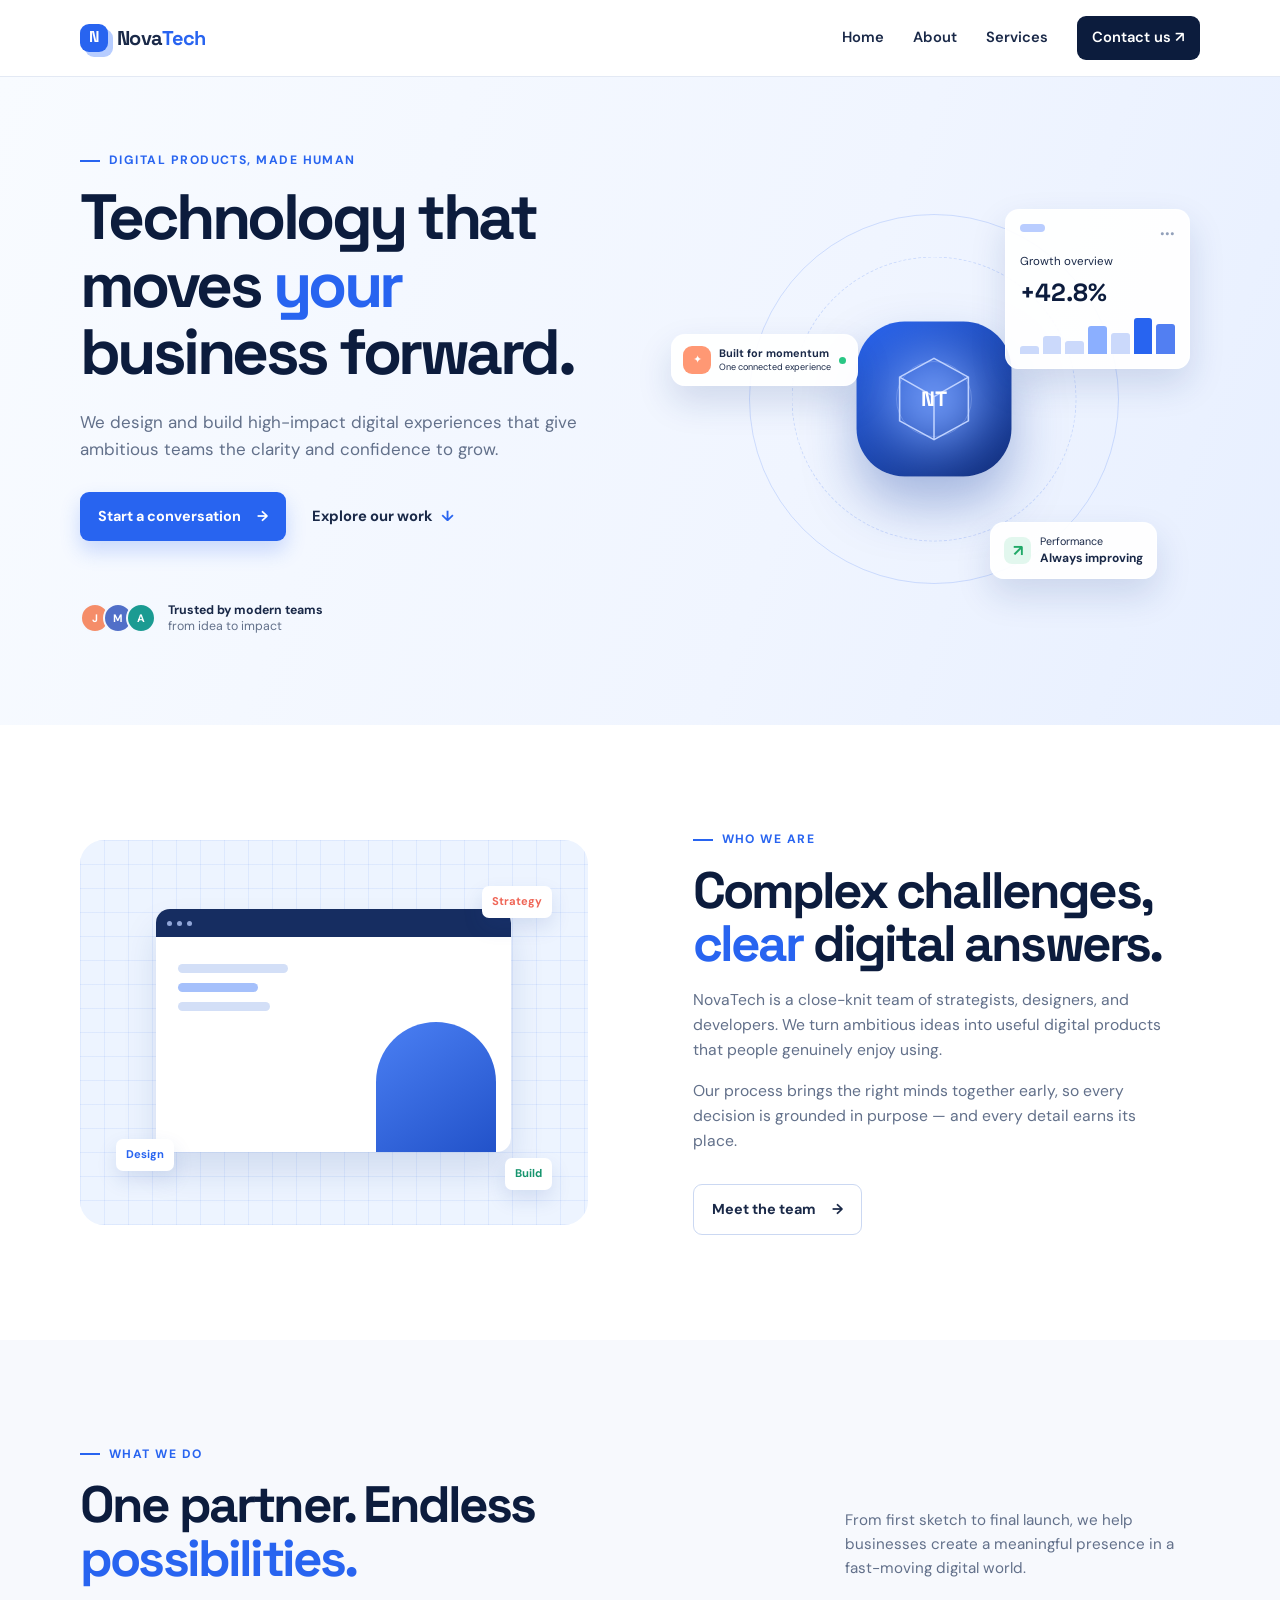
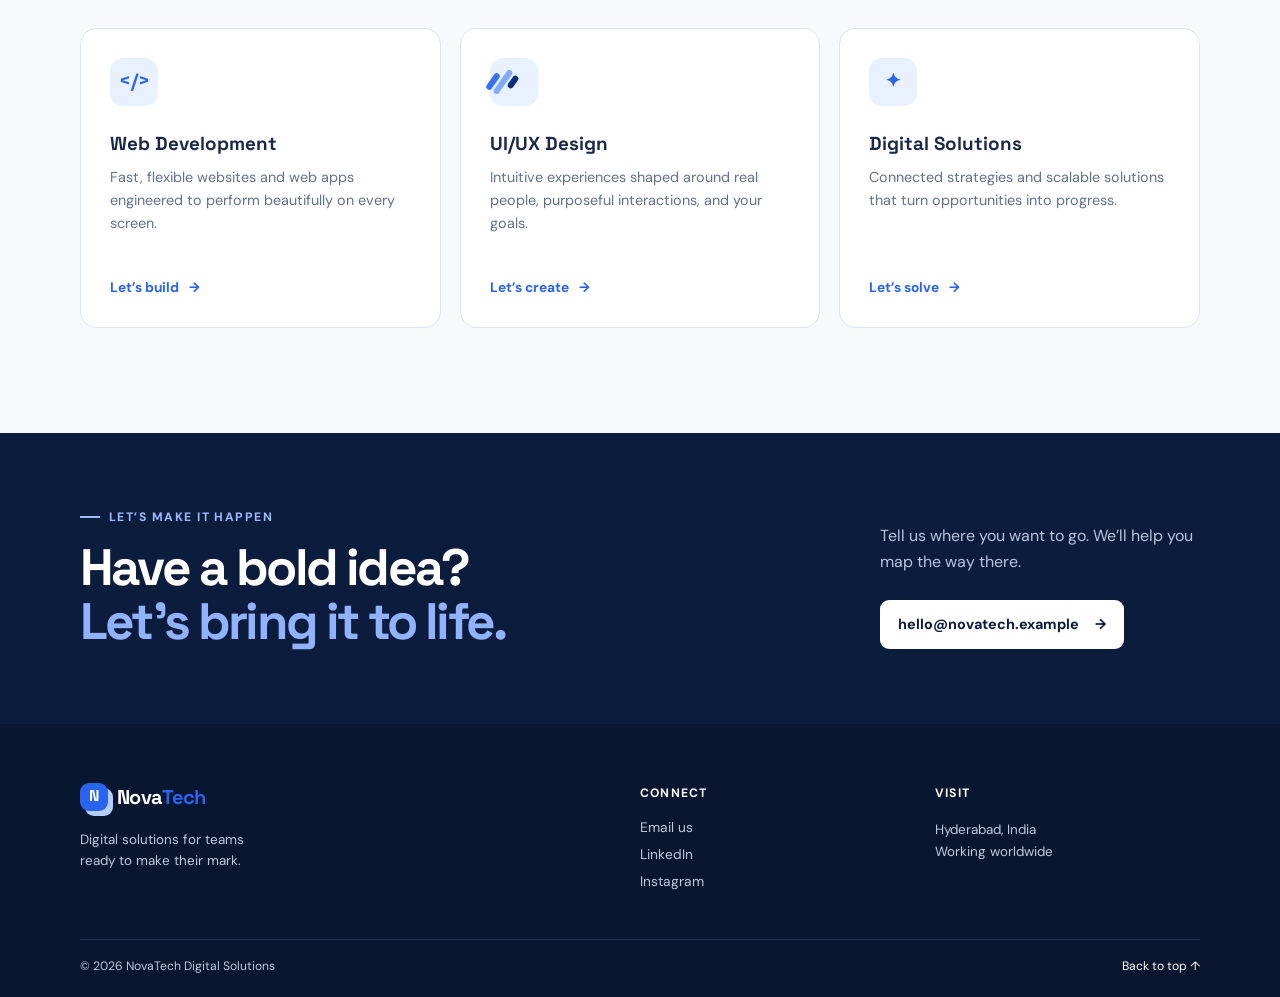
<file: WebDev-L1-LandingPage/index.html>
<!DOCTYPE html>
<html lang="en">
  <head>
    <meta charset="UTF-8" />
    <meta name="viewport" content="width=device-width, initial-scale=1.0" />
    <meta name="description" content="NovaTech creates thoughtful digital experiences for growing businesses." />
    <title>NovaTech — Digital Solutions</title>
    <link rel="preconnect" href="https://fonts.googleapis.com" />
    <link rel="preconnect" href="https://fonts.gstatic.com" crossorigin />
    <link href="https://fonts.googleapis.com/css2?family=DM+Sans:wght@400;500;600;700&family=Space+Grotesk:wght@500;600;700&display=swap" rel="stylesheet" />
    <link rel="stylesheet" href="style.css" />
    <link rel="stylesheet" href="responsive-fixes.css" />
  </head>
  <body>
    <a class="skip-link" href="#main-content">Skip to main content</a>
    <header class="site-header">
      <nav class="navbar container" aria-label="Primary navigation">
        <a class="brand" href="#home" aria-label="NovaTech home"><span class="brand-mark">N</span><span>Nova<span>Tech</span></span></a>
        <div class="nav-links">
          <a href="#home">Home</a><a href="#about">About</a><a href="#services">Services</a><a class="nav-contact" href="#contact">Contact us <span aria-hidden="true">↗</span></a>
        </div>
      </nav>
    </header>

    <main id="main-content">
      <section class="hero" id="home">
        <div class="container hero-grid">
          <div class="hero-copy">
            <p class="eyebrow"><span></span> Digital products, made human</p>
            <h1>Technology that moves <em>your</em> business forward.</h1>
            <p class="hero-text">We design and build high-impact digital experiences that give ambitious teams the clarity and confidence to grow.</p>
            <div class="hero-actions"><a class="button button-primary" href="#contact">Start a conversation <span aria-hidden="true">→</span></a><a class="text-link" href="#services">Explore our work <span aria-hidden="true">↓</span></a></div>
            <div class="trust-row"><div class="avatars" aria-hidden="true"><span>J</span><span>M</span><span>A</span></div><p><strong>Trusted by modern teams</strong><br />from idea to impact</p></div>
          </div>
          <div class="hero-visual" aria-hidden="true">
            <div class="orbit orbit-one"></div><div class="orbit orbit-two"></div>
            <div class="visual-card dashboard-card"><div class="card-top"><span class="tiny-logo"></span><span class="dots">•••</span></div><p>Growth overview</p><strong>+42.8%</strong><div class="chart"><i></i><i></i><i></i><i></i><i></i><i></i><i></i></div></div>
            <div class="visual-card profile-card"><span class="profile-photo">✦</span><div><strong>Built for momentum</strong><small>One connected experience</small></div><span class="online"></span></div>
            <div class="core-orb"><div class="orb-glow"></div><svg viewBox="0 0 160 160" aria-hidden="true"><path d="M36 52 80 28l44 24v56l-44 24-44-24z" fill="none" stroke="currentColor" stroke-width="2"/><path d="m36 52 44 25 44-25M80 77v55" fill="none" stroke="currentColor" stroke-width="2"/><circle cx="80" cy="80" r="48" fill="none" stroke="currentColor" stroke-opacity=".35"/></svg><span>NT</span></div>
            <div class="visual-card insight-card"><span class="spark">↗</span><div><small>Performance</small><strong>Always improving</strong></div></div>
          </div>
        </div>
      </section>

      <section class="about section" id="about">
        <div class="container about-grid"><div class="about-art" aria-hidden="true"><div class="grid-pattern"></div><div class="about-window"><div class="window-bar"><i></i><i></i><i></i></div><div class="window-copy"><span></span><span></span><span></span></div><div class="window-shape"></div></div><div class="floating-tag tag-one">Strategy</div><div class="floating-tag tag-two">Design</div><div class="floating-tag tag-three">Build</div></div><div class="about-copy"><p class="eyebrow"><span></span> Who we are</p><h2>Complex challenges, <em>clear</em> digital answers.</h2><p>NovaTech is a close-knit team of strategists, designers, and developers. We turn ambitious ideas into useful digital products that people genuinely enjoy using.</p><p>Our process brings the right minds together early, so every decision is grounded in purpose — and every detail earns its place.</p><a class="button button-outline" href="#contact">Meet the team <span aria-hidden="true">→</span></a></div></div>
      </section>

      <section class="services section" id="services"><div class="container"><div class="section-heading"><div><p class="eyebrow"><span></span> What we do</p><h2>One partner. Endless <em>possibilities.</em></h2></div><p>From first sketch to final launch, we help businesses create a meaningful presence in a fast-moving digital world.</p></div><div class="service-grid"><article class="service-card"><div class="service-icon code-icon" aria-hidden="true">&lt;/&gt;</div><h3>Web Development</h3><p>Fast, flexible websites and web apps engineered to perform beautifully on every screen.</p><a href="#contact" aria-label="Talk about web development">Let’s build <span>→</span></a></article><article class="service-card featured"><div class="service-icon design-icon" aria-hidden="true"><i></i><i></i><i></i></div><h3>UI/UX Design</h3><p>Intuitive experiences shaped around real people, purposeful interactions, and your goals.</p><a href="#contact" aria-label="Talk about UI UX design">Let’s create <span>→</span></a></article><article class="service-card"><div class="service-icon solution-icon" aria-hidden="true">✦</div><h3>Digital Solutions</h3><p>Connected strategies and scalable solutions that turn opportunities into progress.</p><a href="#contact" aria-label="Talk about digital solutions">Let’s solve <span>→</span></a></article></div></div></section>

      <section class="contact" id="contact"><div class="container contact-panel"><div><p class="eyebrow light"><span></span> Let’s make it happen</p><h2>Have a bold idea?<br /><em>Let’s bring it to life.</em></h2></div><div class="contact-action"><p>Tell us where you want to go. We’ll help you map the way there.</p><a class="button button-light" href="mailto:hello@novatech.example">hello@novatech.example <span aria-hidden="true">→</span></a></div></div></section>
    </main>

    <footer class="site-footer"><div class="container footer-grid"><div><a class="brand footer-brand" href="#home"><span class="brand-mark">N</span><span>Nova<span>Tech</span></span></a><p>Digital solutions for teams<br />ready to make their mark.</p></div><div><h3>Connect</h3><a href="mailto:hello@novatech.example">Email us</a><a href="#contact">LinkedIn</a><a href="#contact">Instagram</a></div><div><h3>Visit</h3><p>Hyderabad, India<br />Working worldwide</p></div></div><div class="container footer-bottom"><span>© 2026 NovaTech Digital Solutions</span><a href="#home">Back to top ↑</a></div></footer>
  </body>
</html>
</file>
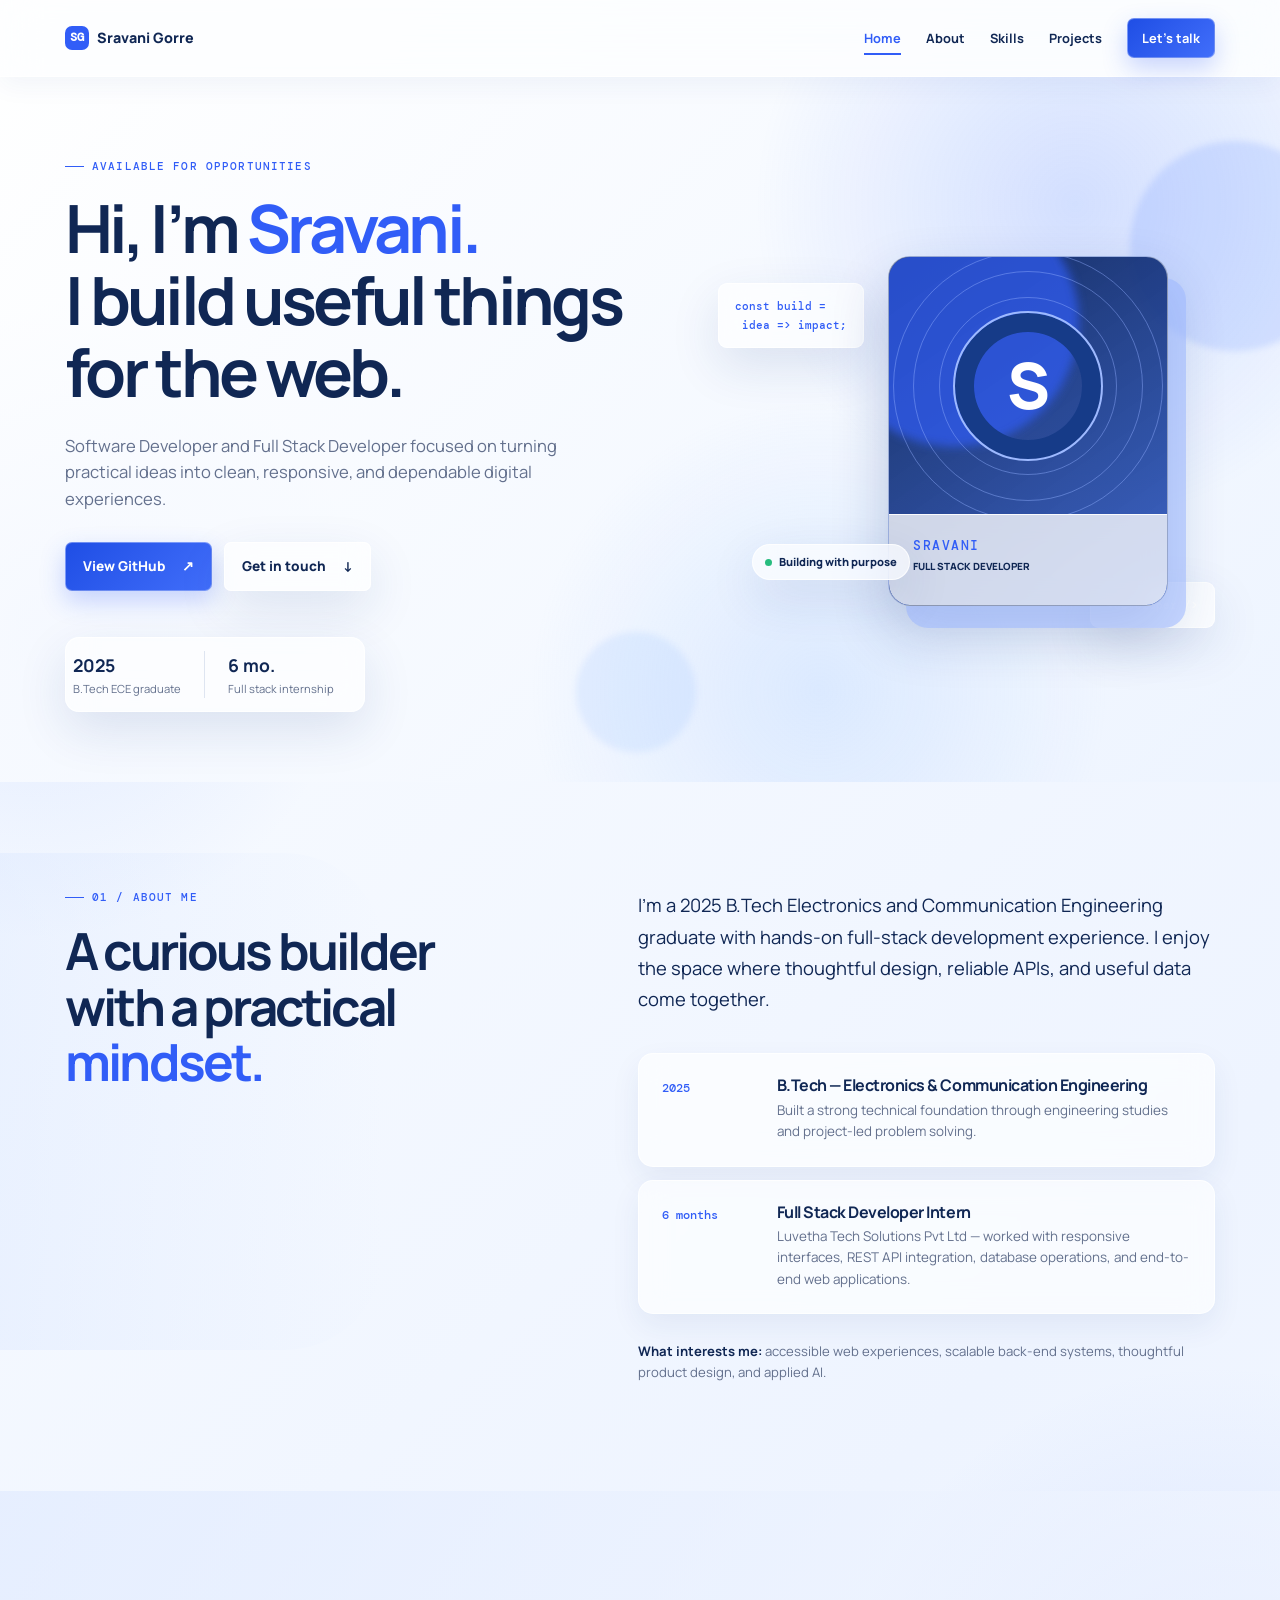
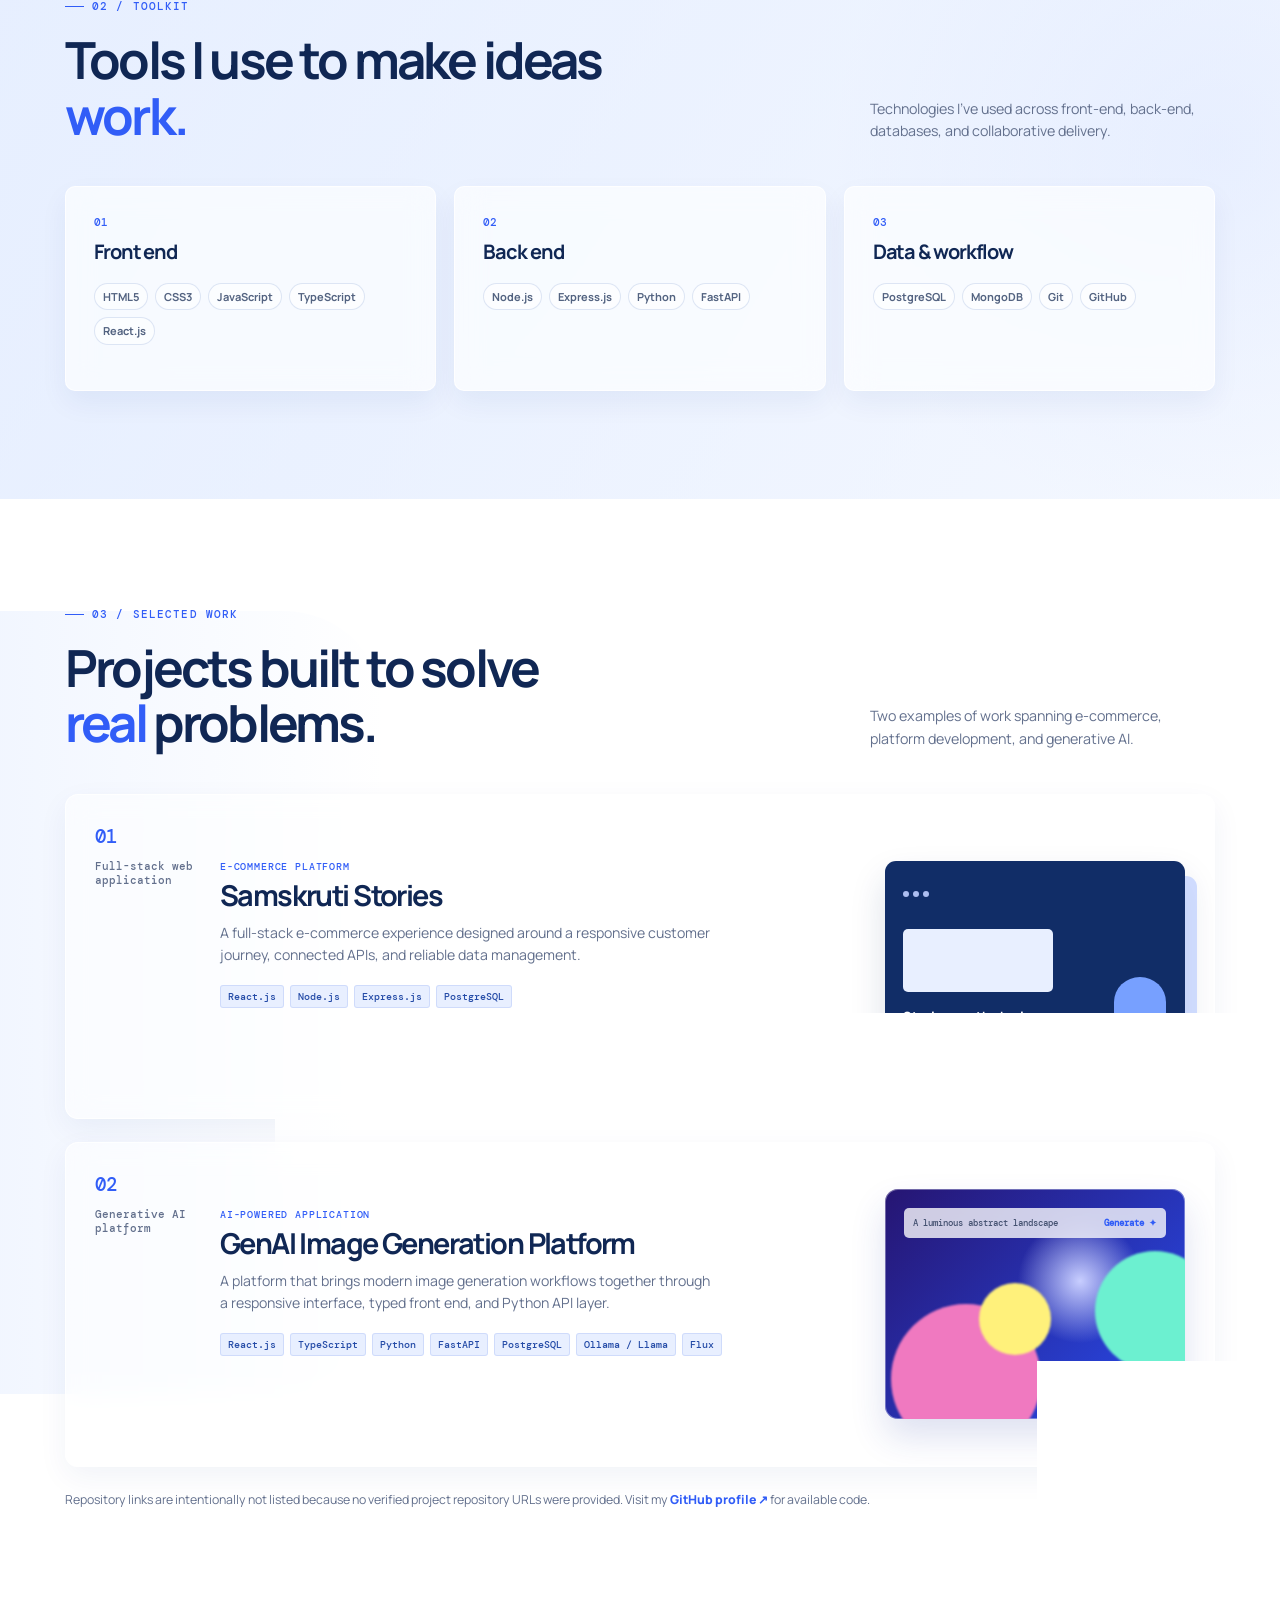
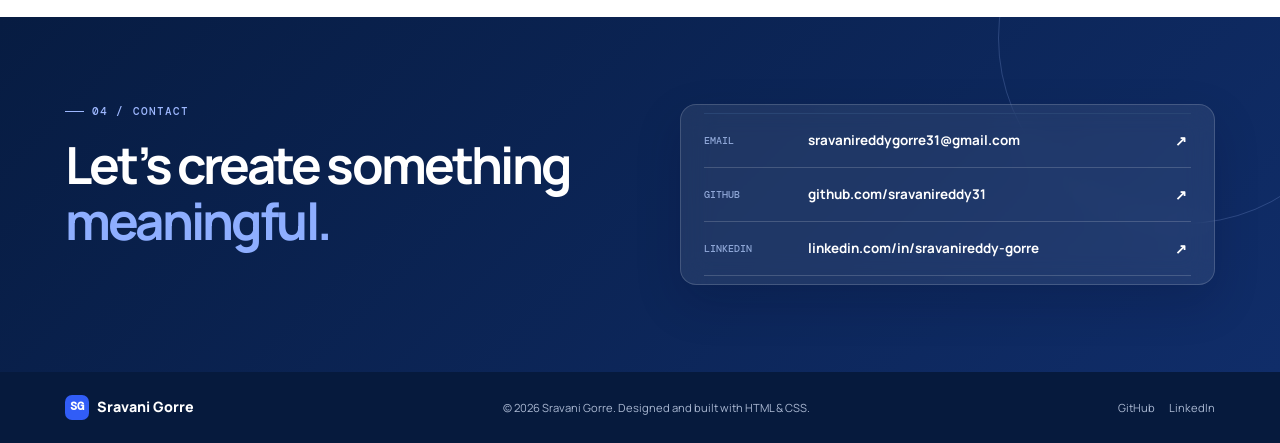
<file: WebDev-L1-Portfolio/index.html>
<!DOCTYPE html>
<html lang="en">
  <head>
    <meta charset="UTF-8" />
    <meta name="viewport" content="width=device-width, initial-scale=1.0" />
    <meta name="description" content="Portfolio of Sravani Gorre, a full stack software developer." />
    <title>Sravani Gorre | Full Stack Developer</title>
    <link rel="preconnect" href="https://fonts.googleapis.com" />
    <link rel="preconnect" href="https://fonts.gstatic.com" crossorigin />
    <link href="https://fonts.googleapis.com/css2?family=DM+Mono:wght@400;500&family=Manrope:wght@400;500;600;700;800&display=swap" rel="stylesheet" />
    <link rel="stylesheet" href="style.css" />
    <link rel="stylesheet" href="glassmorphism.css" />
  </head>
  <body>
    <a class="skip-link" href="#main-content">Skip to content</a>
    <header class="site-header">
      <nav class="nav shell" aria-label="Primary navigation">
        <a class="logo" href="#home" aria-label="Sravani Gorre home"><span>SG</span> Sravani Gorre</a>
        <div class="nav-links"><a href="#home" aria-current="page">Home</a><a href="#about">About</a><a href="#skills">Skills</a><a href="#projects">Projects</a><a class="nav-contact" href="#contact">Let's talk</a></div>
      </nav>
    </header>

    <main id="main-content">
      <section class="hero" id="home">
        <div class="shell hero-grid">
          <div class="hero-copy">
            <p class="kicker"><span></span> Available for opportunities</p>
            <h1>Hi, I’m <em>Sravani.</em><br />I build useful things for the web.</h1>
            <p class="hero-intro">Software Developer and Full Stack Developer focused on turning practical ideas into clean, responsive, and dependable digital experiences.</p>
            <div class="hero-actions"><a class="button primary" href="https://github.com/sravanireddy31" target="_blank" rel="noopener noreferrer">View GitHub <span aria-hidden="true">↗</span></a><a class="button secondary" href="#contact">Get in touch <span aria-hidden="true">↓</span></a></div>
            <ul class="quick-facts" aria-label="Professional highlights"><li><strong>2025</strong><span>B.Tech ECE graduate</span></li><li><strong>6 mo.</strong><span>Full stack internship</span></li></ul>
          </div>
          <div class="portrait-stage" aria-hidden="true">
            <div class="code-fragment fragment-one">const build =<br />&nbsp;idea =&gt; impact;</div>
            <div class="code-fragment fragment-two">&lt;developer /&gt;</div>
            <div class="portrait-card"><div class="portrait-glow"></div><div class="avatar"><span>S</span><i></i><i></i><i></i></div><div class="portrait-label"><span>SRAVANI</span><small>FULL STACK DEVELOPER</small></div></div>
            <div class="status-pill"><b></b> Building with purpose</div>
          </div>
        </div>
      </section>

      <section class="about section" id="about"><div class="shell about-grid"><div class="section-intro"><p class="kicker"><span></span> 01 / About me</p><h2>A curious builder with a practical <em>mindset.</em></h2></div><div class="about-content"><p class="lead">I’m a 2025 B.Tech Electronics and Communication Engineering graduate with hands-on full-stack development experience. I enjoy the space where thoughtful design, reliable APIs, and useful data come together.</p><div class="timeline"><article><p class="timeline-date">2025</p><div><h3>B.Tech — Electronics &amp; Communication Engineering</h3><p>Built a strong technical foundation through engineering studies and project-led problem solving.</p></div></article><article><p class="timeline-date">6 months</p><div><h3>Full Stack Developer Intern</h3><p>Luvetha Tech Solutions Pvt Ltd — worked with responsive interfaces, REST API integration, database operations, and end-to-end web applications.</p></div></article></div><p class="interests"><strong>What interests me:</strong> accessible web experiences, scalable back-end systems, thoughtful product design, and applied AI.</p></div></div></section>

      <section class="skills section" id="skills"><div class="shell"><div class="section-heading"><div><p class="kicker"><span></span> 02 / Toolkit</p><h2>Tools I use to make ideas <em>work.</em></h2></div><p>Technologies I’ve used across front-end, back-end, databases, and collaborative delivery.</p></div><div class="skill-groups"><article class="skill-group"><p class="group-no">01</p><h3>Front end</h3><div class="chips"><span>HTML5</span><span>CSS3</span><span>JavaScript</span><span>TypeScript</span><span>React.js</span></div></article><article class="skill-group"><p class="group-no">02</p><h3>Back end</h3><div class="chips"><span>Node.js</span><span>Express.js</span><span>Python</span><span>FastAPI</span></div></article><article class="skill-group"><p class="group-no">03</p><h3>Data &amp; workflow</h3><div class="chips"><span>PostgreSQL</span><span>MongoDB</span><span>Git</span><span>GitHub</span></div></article></div></div></section>

      <section class="projects section" id="projects"><div class="shell"><div class="section-heading"><div><p class="kicker"><span></span> 03 / Selected work</p><h2>Projects built to solve <em>real</em> problems.</h2></div><p>Two examples of work spanning e-commerce, platform development, and generative AI.</p></div><div class="project-list"><article class="project-card commerce"><div class="project-meta"><span>01</span><span>Full-stack web application</span></div><div class="project-content"><p class="project-type">E-commerce platform</p><h3>Samskruti Stories</h3><p>A full-stack e-commerce experience designed around a responsive customer journey, connected APIs, and reliable data management.</p><ul class="project-stack"><li>React.js</li><li>Node.js</li><li>Express.js</li><li>PostgreSQL</li></ul></div><div class="project-art art-shop" aria-hidden="true"><div class="browser"><i></i><i></i><i></i><b></b><span>Stories worth sharing</span><em></em></div></div></article><article class="project-card genai"><div class="project-meta"><span>02</span><span>Generative AI platform</span></div><div class="project-content"><p class="project-type">AI-powered application</p><h3>GenAI Image Generation Platform</h3><p>A platform that brings modern image generation workflows together through a responsive interface, typed front end, and Python API layer.</p><ul class="project-stack"><li>React.js</li><li>TypeScript</li><li>Python</li><li>FastAPI</li><li>PostgreSQL</li><li>Ollama / Llama</li><li>Flux</li></ul></div><div class="project-art art-ai" aria-hidden="true"><div class="prompt">A luminous abstract landscape<span>Generate ✦</span></div><div class="art-pixel p1"></div><div class="art-pixel p2"></div><div class="art-pixel p3"></div></div></article></div><p class="project-note">Repository links are intentionally not listed because no verified project repository URLs were provided. Visit my <a href="https://github.com/sravanireddy31" target="_blank" rel="noopener noreferrer">GitHub profile ↗</a> for available code.</p></div></section>

      <section class="contact" id="contact"><div class="shell contact-grid"><div><p class="kicker light"><span></span> 04 / Contact</p><h2>Let’s create something <em>meaningful.</em></h2></div><div class="contact-links"><a href="mailto:sravanireddygorre31@gmail.com"><span>Email</span><strong>sravanireddygorre31@gmail.com</strong><b aria-hidden="true">↗</b></a><a href="https://github.com/sravanireddy31" target="_blank" rel="noopener noreferrer"><span>GitHub</span><strong>github.com/sravanireddy31</strong><b aria-hidden="true">↗</b></a><a href="https://www.linkedin.com/in/sravanireddy-gorre" target="_blank" rel="noopener noreferrer"><span>LinkedIn</span><strong>linkedin.com/in/sravanireddy-gorre</strong><b aria-hidden="true">↗</b></a></div></div></section>
    </main>

    <footer><div class="shell footer-inner"><a class="logo" href="#home"><span>SG</span> Sravani Gorre</a><p>© 2026 Sravani Gorre. Designed and built with HTML &amp; CSS.</p><div><a href="https://github.com/sravanireddy31" target="_blank" rel="noopener noreferrer">GitHub</a><a href="https://www.linkedin.com/in/sravanireddy-gorre" target="_blank" rel="noopener noreferrer">LinkedIn</a></div></div></footer>
  </body>
</html>
</file>
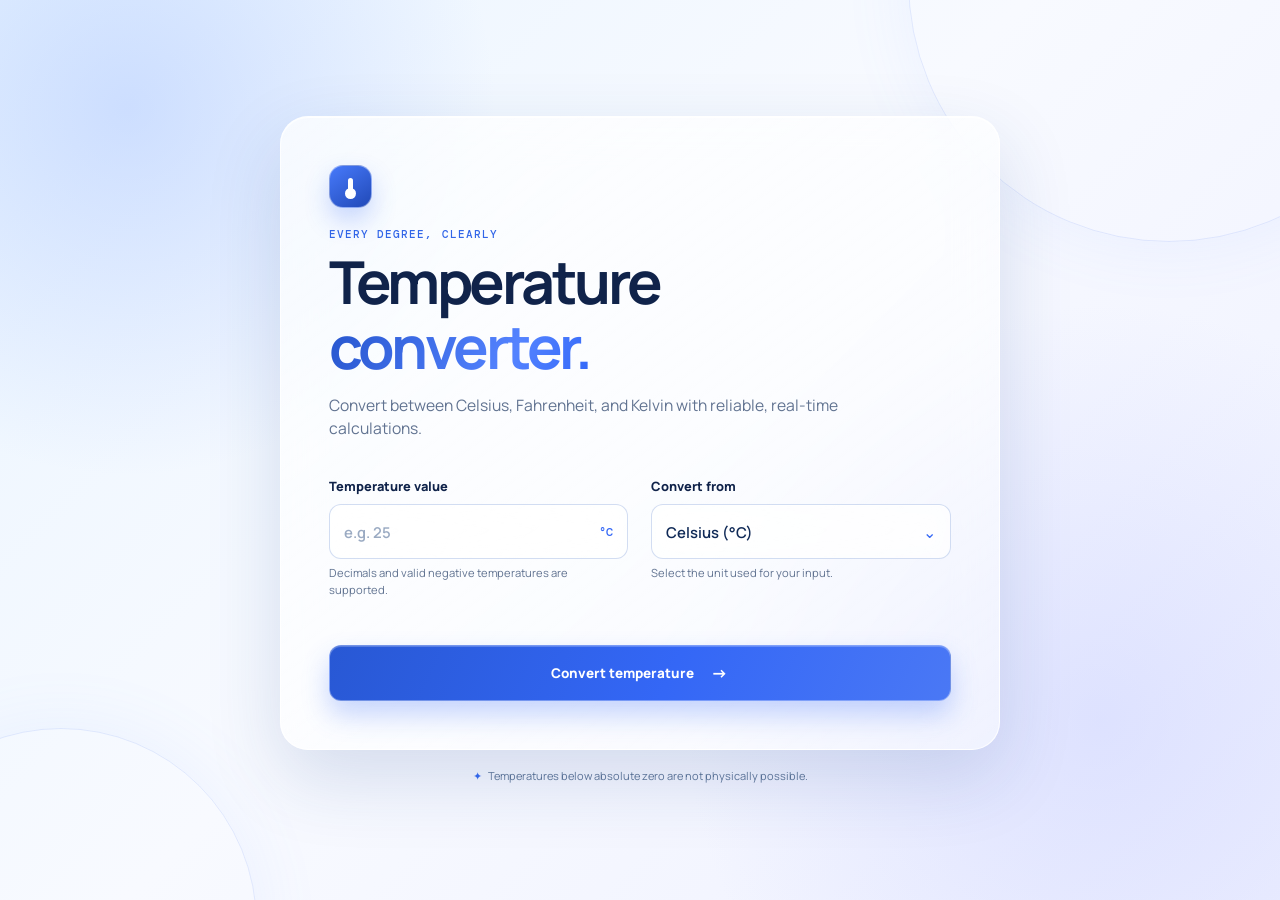
<file: WebDev-L1-TemperatureConverter/index.html>
<!DOCTYPE html>
<html lang="en">
  <head>
    <meta charset="UTF-8" />
    <meta name="viewport" content="width=device-width, initial-scale=1.0" />
    <meta name="description" content="A precise, accessible temperature converter for Celsius, Fahrenheit, and Kelvin." />
    <title>Therma — Temperature Converter</title>
    <link rel="preconnect" href="https://fonts.googleapis.com" />
    <link rel="preconnect" href="https://fonts.gstatic.com" crossorigin />
    <link href="https://fonts.googleapis.com/css2?family=DM+Mono:wght@400;500&family=Manrope:wght@400;500;600;700;800&display=swap" rel="stylesheet" />
    <link rel="stylesheet" href="style.css" />
    <link rel="stylesheet" href="premium.css" />
    <script src="script.js" defer></script>
  </head>
  <body>
    <main class="page-shell">
      <section class="converter-card" aria-labelledby="page-title">
        <div class="card-heading"><div class="therma-mark" aria-hidden="true"><span></span><i></i></div><p class="eyebrow">Every degree, clearly</p><h1 id="page-title">Temperature <em>converter.</em></h1><p class="intro">Convert between Celsius, Fahrenheit, and Kelvin with reliable, real-time calculations.</p></div>

        <form id="converter-form" novalidate>
          <div class="field-group"><label for="temperature">Temperature value</label><div class="input-wrap"><input id="temperature" name="temperature" type="number" inputmode="decimal" step="any" placeholder="e.g. 25" aria-describedby="temperature-hint error-message" /><span id="input-symbol" aria-hidden="true">°C</span></div><p class="field-hint" id="temperature-hint">Decimals and valid negative temperatures are supported.</p></div>
          <div class="field-group"><label for="unit">Convert from</label><div class="select-wrap"><select id="unit" name="unit" aria-describedby="unit-hint"><option value="celsius">Celsius (°C)</option><option value="fahrenheit">Fahrenheit (°F)</option><option value="kelvin">Kelvin (K)</option></select></div><p class="field-hint" id="unit-hint">Select the unit used for your input.</p></div>
          <p class="error-message" id="error-message" role="alert" aria-live="assertive"></p>
          <button class="convert-button" type="submit">Convert temperature <span aria-hidden="true">→</span></button>
        </form>

        <section class="results" id="results" aria-live="polite" aria-labelledby="results-heading" hidden>
          <div class="results-heading"><p class="eyebrow">Converted values</p><h2 id="results-heading">Your results</h2></div>
          <div class="result-grid"><article class="result-card celsius"><span class="result-icon" aria-hidden="true">C</span><div><p>Celsius</p><strong id="celsius-result">—</strong></div></article><article class="result-card fahrenheit"><span class="result-icon" aria-hidden="true">F</span><div><p>Fahrenheit</p><strong id="fahrenheit-result">—</strong></div></article><article class="result-card kelvin"><span class="result-icon" aria-hidden="true">K</span><div><p>Kelvin</p><strong id="kelvin-result">—</strong></div></article></div>
        </section>
      </section>
      <p class="absolute-note"><span aria-hidden="true">✦</span> Temperatures below absolute zero are not physically possible.</p>
    </main>
  </body>
</html>
</file>
<file: WebDev-L1-LandingPage/style.css>
:root{--navy:#0c1c3d;--blue:#2864f0;--sky:#e9f1ff;--ink:#1a2948;--muted:#62708a;--line:#dce4f2;--white:#fff;--display:"Space Grotesk",sans-serif;--body:"DM Sans",sans-serif}*{box-sizing:border-box}html{scroll-behavior:smooth}body{margin:0;background:#fff;color:var(--ink);font-family:var(--body);line-height:1.6}a{color:inherit;text-decoration:none}.container{width:min(1120px,calc(100% - 40px));margin:auto}.skip-link{position:absolute;left:-999px;top:0;background:#fff;padding:10px;z-index:9}.skip-link:focus{left:10px}.site-header{position:sticky;top:0;z-index:10;background:rgba(255,255,255,.92);backdrop-filter:blur(14px);border-bottom:1px solid rgba(220,228,242,.8)}.navbar{min-height:76px;display:flex;align-items:center;justify-content:space-between;gap:20px}.brand{display:inline-flex;align-items:center;gap:9px;font-family:var(--display);font-weight:700;font-size:1.25rem;letter-spacing:-.7px}.brand>span:last-child>span{color:var(--blue)}.brand-mark{width:28px;height:28px;border-radius:9px;background:var(--blue);color:#fff;display:grid;place-items:center;font-size:.98rem;box-shadow:5px 5px 0 #b7cdff}.nav-links{display:flex;align-items:center;gap:29px;font-weight:600;font-size:.92rem}.nav-links>a:not(.nav-contact){position:relative}.nav-links>a:not(.nav-contact):after{content:"";position:absolute;left:0;bottom:-5px;width:0;height:2px;background:var(--blue);transition:width .2s}.nav-links>a:hover:after{width:100%}.nav-contact{padding:10px 15px;border-radius:9px;background:var(--navy);color:#fff;transition:background .2s,transform .2s}.nav-contact:hover{background:var(--blue);transform:translateY(-2px)}.hero{overflow:hidden;background:linear-gradient(110deg,#f8fbff 0%,#f0f5ff 62%,#e7efff 100%);padding:74px 0 78px}.hero-grid{display:grid;grid-template-columns:1.02fr .98fr;align-items:center;gap:35px}.eyebrow{display:flex;align-items:center;gap:9px;margin:0 0 14px;color:var(--blue);font-size:.76rem;font-weight:700;letter-spacing:.12em;text-transform:uppercase}.eyebrow span{width:20px;height:2px;background:currentColor}.hero h1,h2{font-family:var(--display);letter-spacing:-.055em;line-height:1.05;margin:0;color:var(--navy)}.hero h1{font-size:clamp(2.9rem,5vw,4.65rem);max-width:650px}.hero h1 em,h2 em{font-style:normal;color:var(--blue)}.hero-text{max-width:540px;margin:23px 0 29px;color:var(--muted);font-size:1.06rem}.hero-actions{display:flex;align-items:center;gap:26px;flex-wrap:wrap}.button{display:inline-flex;gap:16px;align-items:center;justify-content:center;border-radius:9px;padding:13px 18px;font-weight:700;font-size:.9rem;transition:transform .2s,box-shadow .2s}.button:hover{transform:translateY(-3px)}.button-primary{color:#fff;background:var(--blue);box-shadow:0 10px 20px rgba(40,100,240,.22)}.text-link{font-weight:700;font-size:.92rem}.text-link span{color:var(--blue);margin-left:5px}.trust-row{display:flex;align-items:center;gap:12px;margin-top:48px;font-size:.77rem;line-height:1.35;color:var(--muted)}.trust-row strong{color:var(--ink)}.avatars{display:flex;padding-left:7px}.avatars span{width:30px;height:30px;border-radius:50%;margin-left:-7px;border:2px solid #f4f8ff;display:grid;place-items:center;color:#fff;font-size:.68rem;font-weight:700;background:#f58d69}.avatars span:nth-child(2){background:#516fc8}.avatars span:nth-child(3){background:#1b9b92}.hero-visual{height:420px;position:relative;isolation:isolate}.orbit{position:absolute;border:1px solid rgba(40,100,240,.18);border-radius:50%;left:50%;top:50%;transform:translate(-50%,-50%)}.orbit-one{height:370px;width:370px}.orbit-two{height:285px;width:285px;border-style:dashed}.core-orb{position:absolute;z-index:2;left:50%;top:50%;width:155px;height:155px;transform:translate(-50%,-50%);border-radius:48px;background:linear-gradient(145deg,#2864f0,#102c78);color:#bfd2ff;box-shadow:0 28px 52px rgba(24,65,162,.34);display:grid;place-items:center;overflow:hidden}.core-orb svg{position:absolute;width:125px}.core-orb>span{font-family:var(--display);font-weight:700;color:#fff;font-size:1.3rem;z-index:1}.orb-glow{position:absolute;width:90px;height:90px;border-radius:50%;background:#7ba4ff;filter:blur(28px)}.visual-card{position:absolute;z-index:3;background:rgba(255,255,255,.93);box-shadow:0 16px 35px rgba(21,54,126,.15);border:1px solid rgba(255,255,255,.8);border-radius:14px}.dashboard-card{top:20px;right:10px;width:185px;padding:14px}.card-top{display:flex;justify-content:space-between;color:#92a0ba;font-size:.8rem}.tiny-logo{height:8px;width:25px;border-radius:5px;background:#b9cdff}.dashboard-card p,.dashboard-card strong{display:block;margin:8px 0 0;font-size:.72rem}.dashboard-card strong{font-family:var(--display);font-size:1.55rem;color:var(--navy);line-height:1.1}.chart{display:flex;height:40px;align-items:end;gap:4px;margin-top:8px}.chart i{flex:1;border-radius:3px 3px 0 0;background:#cbd9fb}.chart i:nth-child(1){height:20%}.chart i:nth-child(2){height:45%}.chart i:nth-child(3){height:33%}.chart i:nth-child(4){height:70%;background:#8bafff}.chart i:nth-child(5){height:52%}.chart i:nth-child(6){height:90%;background:var(--blue)}.chart i:nth-child(7){height:76%;background:#527ff2}.profile-card{left:3px;top:145px;padding:11px;display:flex;align-items:center;gap:8px;font-size:.68rem}.profile-card strong,.profile-card small{display:block;line-height:1.4}.profile-photo{display:grid;place-items:center;width:28px;height:28px;color:#fff;background:#ff9874;border-radius:9px}.online{width:7px;height:7px;background:#29c785;border-radius:50%}.insight-card{right:43px;bottom:30px;padding:11px 13px;display:flex;align-items:center;gap:9px}.insight-card small,.insight-card strong{display:block;line-height:1.45;font-size:.67rem}.insight-card strong{font-size:.75rem}.spark{display:grid;place-items:center;width:27px;height:27px;border-radius:8px;background:#e2f7ee;color:#21a968;font-weight:bold}.section{padding:105px 0}.about{background:#fff}.about-grid{display:grid;grid-template-columns:1fr 1fr;gap:105px;align-items:center}.about-art{height:385px;position:relative;background:#edf4ff;border-radius:24px;overflow:hidden}.grid-pattern{position:absolute;inset:0;background-image:linear-gradient(rgba(40,100,240,.08) 1px,transparent 1px),linear-gradient(90deg,rgba(40,100,240,.08) 1px,transparent 1px);background-size:24px 24px}.about-window{position:absolute;left:15%;top:18%;width:70%;height:63%;background:#fff;border-radius:14px;box-shadow:0 20px 34px rgba(26,63,142,.13);overflow:hidden}.window-bar{height:28px;background:#162d61;display:flex;gap:5px;align-items:center;padding-left:11px}.window-bar i{height:5px;width:5px;border-radius:50%;background:#91a6d8}.window-copy{position:absolute;left:22px;top:55px}.window-copy span{display:block;width:110px;height:9px;background:#d3dff7;border-radius:5px;margin-bottom:10px}.window-copy span:nth-child(2){width:80px;background:#a5c0fb}.window-copy span:nth-child(3){width:92px}.window-shape{position:absolute;right:15px;bottom:0;width:120px;height:130px;border-radius:60px 60px 0 0;background:linear-gradient(145deg,#4b80f4,#2252c9)}.floating-tag{position:absolute;padding:7px 10px;border-radius:7px;background:#fff;box-shadow:0 9px 20px rgba(34,72,157,.13);font-size:.7rem;font-weight:700}.tag-one{top:12%;right:7%;color:#ef6556}.tag-two{bottom:14%;left:7%;color:var(--blue)}.tag-three{bottom:9%;right:7%;color:#15946d}.about-copy h2,.section-heading h2,.contact h2{font-size:clamp(2.25rem,4vw,3.3rem)}.about-copy>p:not(.eyebrow){color:var(--muted);font-size:.98rem;max-width:490px}.button-outline{border:1px solid #cbd8f2;margin-top:15px}.button-outline:hover{border-color:var(--blue);color:var(--blue)}.services{background:#f7f9fd}.section-heading{display:flex;justify-content:space-between;align-items:end;gap:40px;margin-bottom:42px}.section-heading>p{max-width:355px;color:var(--muted);margin:0 0 5px;font-size:.95rem}.service-grid{display:grid;grid-template-columns:repeat(3,1fr);gap:19px}.service-card{border:1px solid var(--line);background:#fff;border-radius:16px;padding:29px;min-height:300px;display:flex;flex-direction:column;transition:transform .22s,box-shadow .22s,border-color .22s}.service-card:hover{transform:translateY(-6px);box-shadow:0 16px 28px rgba(28,55,109,.09);border-color:#b9cdfa}.service-icon{width:48px;height:48px;border-radius:13px;display:grid;place-items:center;background:#e9f0ff;color:var(--blue);font-family:var(--display);font-weight:700;font-size:1.2rem}.service-card h3{font-family:var(--display);font-size:1.18rem;margin:23px 0 7px}.service-card p{font-size:.9rem;color:var(--muted);margin:0}.service-card>a{font-weight:700;font-size:.86rem;margin-top:auto;padding-top:23px;color:var(--blue)}.service-card>a span{margin-left:7px}.design-icon{display:flex;gap:4px}.design-icon i{height:19px;width:6px;border-radius:5px;background:#3771ef;transform:rotate(35deg)}.design-icon i:nth-child(2){height:28px;background:#83a8ff}.design-icon i:nth-child(3){height:14px;background:#0a2e7e}.contact{padding:75px 0;background:var(--navy)}.contact-panel{display:flex;justify-content:space-between;align-items:end;gap:40px}.light{color:#9dbbff}.contact h2{color:#fff}.contact h2 em{color:#91b2ff}.contact-action{max-width:320px}.contact-action p{color:#b9c5df;margin-top:0}.button-light{background:#fff;color:var(--navy);margin-top:9px}.site-footer{padding:57px 0 20px;background:#081630;color:#bec9df}.footer-grid{display:grid;grid-template-columns:2fr 1fr 1fr;gap:30px}.footer-brand{color:#fff}.site-footer p{font-size:.84rem;margin:16px 0 0}.footer-grid h3{font-size:.76rem;color:#fff;letter-spacing:.1em;text-transform:uppercase;margin:3px 0 13px}.footer-grid div:not(:first-child) a{display:block;font-size:.86rem;margin:5px 0;transition:color .2s}.footer-grid a:hover{color:#87aaff}.footer-bottom{border-top:1px solid #233453;margin-top:42px;padding-top:17px;display:flex;justify-content:space-between;font-size:.76rem}.footer-bottom a{color:#fff}@media(max-width:760px){.container{width:min(100% - 32px,560px)}.navbar{padding:12px 0;align-items:flex-start}.nav-links{gap:10px 16px;justify-content:flex-end;flex-wrap:wrap;font-size:.8rem}.nav-contact{padding:6px 9px}.hero{padding:60px 0}.hero-grid,.about-grid{grid-template-columns:1fr;gap:48px}.hero-visual{height:340px;max-width:440px;width:100%;margin:auto}.dashboard-card{right:0}.insight-card{right:10px}.about{padding:72px 0}.about-art{height:335px;order:2}.about-copy{order:1}.section{padding:72px 0}.section-heading{display:block}.section-heading>p{margin-top:15px}.service-grid{grid-template-columns:1fr;gap:14px}.service-card{min-height:240px}.contact{padding:58px 0}.contact-panel{display:block}.contact-action{margin-top:26px}.footer-grid{grid-template-columns:1.5fr 1fr}.footer-grid>div:last-child{grid-column:1}.footer-bottom{margin-top:30px}.hero h1{font-size:clamp(2.55rem,12vw,3.5rem)}}@media(max-width:430px){.navbar{gap:12px}.nav-links{gap:7px 12px}.nav-links>a:not(.nav-contact){font-size:.72rem}.brand{font-size:1.1rem}.hero-visual{transform:scale(.9);margin:-15px auto}.hero-actions{gap:16px}.footer-grid{grid-template-columns:1fr}.footer-grid>div:last-child{grid-column:auto}.footer-bottom{gap:12px;flex-direction:column}}
</file>
<file: WebDev-L1-LandingPage/responsive-fixes.css>
/* Targeted layout safeguards for anchored scrolling and narrow screens. */
section[id] {
  scroll-margin-top: 92px;
}

.hero-copy,
.hero-visual,
.about-copy,
.about-art {
  min-width: 0;
}

@media (max-width: 600px) {
  .navbar {
    align-items: flex-start;
    flex-direction: column;
  }

  .nav-links {
    justify-content: flex-start;
    width: 100%;
  }

  .hero h1 {
    font-size: 2.6rem;
  }
}
</file>
<file: WebDev-L1-Portfolio/style.css>
:root{--navy:#071a3d;--ink:#102754;--blue:#315df7;--pale:#f3f6ff;--mist:#e4ebff;--muted:#63708d;--line:#d8e0f1;--white:#fff;--sans:"Manrope",sans-serif;--mono:"DM Mono",monospace}*{box-sizing:border-box}html{scroll-behavior:smooth}body{margin:0;color:var(--ink);font-family:var(--sans);line-height:1.6;overflow-x:hidden}a{color:inherit;text-decoration:none}.shell{width:min(1150px,calc(100% - 48px));margin:auto}.skip-link{position:absolute;left:-9999px;top:0;background:#fff;padding:10px;z-index:50}.skip-link:focus{left:12px}.site-header{position:sticky;top:0;z-index:20;background:rgba(255,255,255,.94);backdrop-filter:blur(12px);border-bottom:1px solid #e7ecf7}.nav{min-height:76px;display:flex;align-items:center;justify-content:space-between;gap:20px}.logo{font-size:.89rem;font-weight:800;display:flex;align-items:center;gap:8px;white-space:nowrap}.logo span{font-family:var(--mono);background:var(--blue);color:#fff;border-radius:7px;padding:3px 5px;font-size:.72rem}.nav-links{display:flex;align-items:center;gap:25px;font-weight:700;font-size:.8rem}.nav-links>a:not(.nav-contact){position:relative}.nav-links>a:not(.nav-contact):after{content:"";position:absolute;bottom:-7px;left:0;width:0;height:2px;background:var(--blue);transition:width .2s}.nav-links>a:hover:after{width:100%}.nav-contact{color:#fff;background:var(--navy);padding:9px 14px;border-radius:7px;transition:.2s}.nav-contact:hover{background:var(--blue);transform:translateY(-2px)}section[id]{scroll-margin-top:92px}.hero{min-height:630px;padding:82px 0 70px;background:radial-gradient(circle at 87% 28%,#dfe8ff 0,transparent 27%),linear-gradient(125deg,#fff 0%,#f4f7ff 100%);overflow:hidden}.hero-grid{display:grid;grid-template-columns:1.1fr .9fr;align-items:center;gap:60px}.kicker{font:500 .71rem var(--mono);color:var(--blue);text-transform:uppercase;letter-spacing:.1em;display:flex;gap:8px;align-items:center;margin:0 0 18px}.kicker span{width:19px;height:1px;background:currentColor}.hero h1,h2,h3{letter-spacing:-.055em;line-height:1.08;margin:0}.hero h1{font-size:clamp(2.8rem,5.2vw,4.8rem);max-width:720px}.hero h1 em,h2 em{font-style:normal;color:var(--blue)}.hero-intro{color:var(--muted);font-size:1.04rem;max-width:565px;margin:25px 0 29px}.hero-actions{display:flex;flex-wrap:wrap;gap:12px}.button{font-size:.85rem;font-weight:800;border-radius:7px;padding:13px 17px;display:inline-flex;gap:17px;align-items:center;transition:.2s}.button:hover{transform:translateY(-3px)}.primary{color:#fff;background:var(--blue);box-shadow:0 11px 20px #315df735}.secondary{border:1px solid #cbd6ee;background:#fff}.quick-facts{display:flex;gap:0;margin:46px 0 0;padding:0;list-style:none}.quick-facts li{display:grid;gap:1px;padding:0 23px;border-left:1px solid #ccd8ed}.quick-facts li:first-child{padding-left:0;border:0}.quick-facts strong{font-size:1.1rem}.quick-facts span{font-size:.7rem;color:var(--muted)}.portrait-stage{height:415px;position:relative}.portrait-card{position:absolute;right:47px;top:28px;width:280px;height:350px;background:var(--navy);border-radius:22px;overflow:hidden;box-shadow:20px 22px 0 #b7caff}.portrait-glow{position:absolute;width:250px;height:250px;border-radius:50%;top:-60px;left:-60px;background:#315df7;filter:blur(5px);opacity:.7}.avatar{height:257px;position:relative;display:grid;place-items:center;overflow:hidden}.avatar span{position:relative;z-index:2;width:150px;height:150px;border:2px solid #9db9ff;border-radius:50%;display:grid;place-items:center;color:#fff;font-size:4rem;font-weight:800;box-shadow:inset 0 0 0 19px #163b88}.avatar i{position:absolute;border:1px solid #91aeff;border-radius:50%;width:230px;height:230px;opacity:.45}.avatar i:nth-of-type(2){width:178px;height:178px}.avatar i:nth-of-type(3){width:270px;height:270px}.portrait-label{height:93px;padding:21px 24px;background:#fff;position:relative;z-index:2}.portrait-label span,.portrait-label small{display:block}.portrait-label span{font-family:var(--mono);color:var(--blue);font-size:.8rem;font-weight:500;letter-spacing:.12em}.portrait-label small{font-size:.62rem;font-weight:800;margin-top:2px}.code-fragment{position:absolute;font:500 .68rem/1.7 var(--mono);color:#315df7;background:#fff;padding:13px 16px;box-shadow:0 12px 30px #10275418;border-radius:9px}.fragment-one{left:-7px;top:55px}.fragment-two{right:0;bottom:15px;color:#fff;background:var(--blue)}.status-pill{position:absolute;left:27px;bottom:63px;z-index:3;background:#fff;border-radius:30px;padding:8px 12px;font-size:.7rem;font-weight:800;box-shadow:0 12px 25px #1027541b}.status-pill b{display:inline-block;width:7px;height:7px;background:#27bc7e;border-radius:50%;margin-right:5px}.section{padding:108px 0}.about-grid{display:grid;grid-template-columns:.9fr 1.1fr;gap:100px}.section-intro h2,.section-heading h2,.contact h2{font-size:clamp(2.2rem,4vw,3.6rem);max-width:540px}.about-content .lead{font-size:1.15rem;line-height:1.7;margin:0 0 38px}.timeline{border-top:1px solid var(--line)}.timeline article{display:grid;grid-template-columns:95px 1fr;gap:20px;padding:23px 0;border-bottom:1px solid var(--line)}.timeline-date{font:500 .72rem var(--mono);color:var(--blue);margin:4px 0}.timeline h3{font-size:1rem;letter-spacing:-.03em}.timeline div p{font-size:.84rem;color:var(--muted);margin:5px 0 0}.interests{font-size:.82rem;color:var(--muted);margin:27px 0 0}.interests strong{color:var(--ink)}.skills{background:var(--pale)}.section-heading{display:flex;justify-content:space-between;align-items:end;gap:45px;margin-bottom:43px}.section-heading>p{max-width:345px;color:var(--muted);font-size:.89rem;margin:0}.skill-groups{display:grid;grid-template-columns:repeat(3,1fr);gap:18px}.skill-group{background:#fff;padding:28px;border-radius:10px;border:1px solid #e3e9f5;min-height:205px;transition:.2s}.skill-group:hover{transform:translateY(-5px);box-shadow:0 15px 30px #1027540d}.group-no{font:500 .67rem var(--mono);color:var(--blue);margin:0}.skill-group h3{font-size:1.25rem;margin:12px 0 20px}.chips{display:flex;gap:7px;flex-wrap:wrap}.chips span{border:1px solid #d8e0f1;border-radius:20px;padding:4px 8px;font-size:.69rem;font-weight:700;color:#536381;background:#fafcff}.projects{background:#fff}.project-list{display:grid;gap:23px}.project-card{position:relative;display:grid;grid-template-columns:100px 1fr 300px;gap:25px;min-height:325px;padding:29px;border:1px solid var(--line);border-radius:13px;overflow:hidden;transition:.22s}.project-card:hover{transform:translateY(-5px);box-shadow:0 20px 35px #10275410}.project-meta{font:500 .67rem var(--mono);color:var(--muted);display:flex;flex-direction:column;gap:10px}.project-meta span:first-child{font-size:1.2rem;color:var(--blue)}.project-content{position:relative;z-index:2;padding-top:36px}.project-type{font:500 .65rem var(--mono);color:var(--blue);text-transform:uppercase;letter-spacing:.08em;margin:0 0 7px}.project-content h3{font-size:1.8rem}.project-content>p:not(.project-type){color:var(--muted);font-size:.88rem;max-width:500px;margin:11px 0 18px}.project-stack{padding:0;margin:0;display:flex;flex-wrap:wrap;gap:6px;list-style:none}.project-stack li{font:500 .62rem var(--mono);padding:4px 7px;border-radius:3px;background:#edf2ff;color:#244ba7}.project-art{align-self:center;height:230px;position:relative}.browser{position:absolute;inset:20px 0 16px;background:#112d67;border-radius:11px;box-shadow:12px 15px 0 #ccdaff;padding:18px}.browser i{display:inline-block;width:6px;height:6px;border-radius:50%;background:#adbef0;margin-right:4px}.browser b{display:block;width:57%;height:63px;margin-top:24px;background:#e8efff;border-radius:5px}.browser span{position:absolute;bottom:29px;left:18px;color:#fff;font-size:.8rem;font-weight:800}.browser em{position:absolute;right:19px;bottom:28px;width:52px;height:50px;border-radius:50% 50% 5px 5px;background:#77a0ff}.art-ai{background:radial-gradient(circle at 65% 40%,#c8ceff 0,transparent 26%),linear-gradient(135deg,#261572,#284df0);border-radius:13px;overflow:hidden}.prompt{position:absolute;z-index:3;top:19px;left:19px;right:19px;padding:9px;background:#fff;border-radius:5px;font:500 .58rem var(--mono);color:#445170}.prompt span{float:right;color:var(--blue);font-weight:bold}.art-pixel{position:absolute;border-radius:50%;filter:blur(1px)}.p1{height:150px;width:150px;background:#f079c0;bottom:-35px;left:6px}.p2{height:120px;width:120px;background:#6cf0d0;top:62px;right:-30px}.p3{height:72px;width:72px;background:#fff17b;top:94px;left:94px}.project-note{font-size:.77rem;color:var(--muted);margin:23px 0 0}.project-note a{color:var(--blue);font-weight:800}.contact{background:var(--navy);padding:87px 0;color:#fff}.contact-grid{display:grid;grid-template-columns:1fr 1fr;gap:80px}.light{color:#9eb8ff}.contact h2{color:#fff}.contact h2 em{color:#8eaeff}.contact-links{display:grid}.contact-links a{display:grid;grid-template-columns:92px 1fr 16px;gap:12px;align-items:center;padding:15px 0;border-bottom:1px solid #294574;transition:.2s}.contact-links a:first-child{border-top:1px solid #294574}.contact-links a:hover{padding-left:7px;color:#afc5ff}.contact-links span{font:500 .65rem var(--mono);color:#8fa7d7;text-transform:uppercase}.contact-links strong{font-size:.84rem;overflow-wrap:anywhere}.contact-links b{font-size:.9rem}footer{background:#06142e;color:#aab8d2;padding:23px 0}.footer-inner{display:flex;justify-content:space-between;gap:20px;align-items:center;font-size:.7rem}.footer-inner .logo{color:#fff}.footer-inner p{margin:0}.footer-inner div{display:flex;gap:14px}.footer-inner div a:hover{color:#fff}@media(max-width:800px){.shell{width:min(100% - 34px,640px)}.nav{padding:13px 0;align-items:flex-start}.nav-links{justify-content:flex-end;flex-wrap:wrap;gap:8px 15px;font-size:.74rem}.nav-contact{padding:7px 9px}.hero{padding:60px 0;min-height:0}.hero-grid,.about-grid,.contact-grid{grid-template-columns:1fr;gap:49px}.portrait-stage{max-width:440px;width:100%;margin:auto}.section{padding:75px 0}.section-heading{display:block}.section-heading>p{margin-top:16px}.skill-groups{grid-template-columns:1fr;gap:11px}.skill-group{min-height:0}.project-card{grid-template-columns:1fr;gap:8px;padding:24px}.project-meta{flex-direction:row;align-items:center}.project-content{padding-top:8px}.project-art{height:180px;max-width:330px;width:100%;margin-top:12px}.contact{padding:64px 0}.footer-inner{flex-wrap:wrap}}@media(max-width:480px){.nav{flex-direction:column}.nav-links{justify-content:flex-start;width:100%}.hero h1{font-size:2.55rem}.quick-facts{margin-top:35px}.portrait-stage{height:348px;transform:scale(.9);transform-origin:top center;margin-bottom:-31px}.fragment-one{left:0}.portrait-card{right:24px}.section-intro h2,.section-heading h2,.contact h2{font-size:2.25rem}.timeline article{grid-template-columns:1fr;gap:4px}.contact-links a{grid-template-columns:1fr 16px}.contact-links strong{grid-row:2}.contact-links b{grid-column:2;grid-row:1 / span 2}.footer-inner{display:block}.footer-inner p{margin:13px 0}.footer-inner div{margin-top:8px}}
</file>
<file: WebDev-L1-Portfolio/glassmorphism.css>
/* Premium visual layer: content and core layout remain in style.css. */
:root {
  --glass: rgba(255, 255, 255, 0.66);
  --glass-strong: rgba(255, 255, 255, 0.82);
  --glass-border: rgba(255, 255, 255, 0.78);
  --glass-shadow: 0 18px 50px rgba(25, 59, 132, 0.12);
}

body {
  background:
    radial-gradient(circle at 3% 17%, rgba(120, 160, 255, 0.18), transparent 20rem),
    radial-gradient(circle at 95% 48%, rgba(91, 135, 255, 0.15), transparent 24rem),
    linear-gradient(135deg, #fbfdff 0%, #eef4ff 48%, #f9fbff 100%);
}

.site-header {
  background: rgba(255, 255, 255, 0.64);
  border-bottom: 1px solid rgba(255, 255, 255, 0.82);
  box-shadow: 0 8px 25px rgba(25, 59, 132, 0.05);
}

.nav-links > a[aria-current="page"] { color: var(--blue); }
.nav-links > a[aria-current="page"]::after { width: 100%; }

.nav-contact,
.primary {
  background: linear-gradient(135deg, #1f4ee5, #416efa);
  border: 1px solid rgba(255, 255, 255, 0.32);
  box-shadow: 0 10px 25px rgba(49, 93, 247, 0.25);
}

.hero {
  position: relative;
  background:
    radial-gradient(circle at 84% 18%, rgba(91, 133, 255, 0.22), transparent 20rem),
    radial-gradient(circle at 64% 87%, rgba(157, 196, 255, 0.27), transparent 18rem),
    linear-gradient(135deg, rgba(255,255,255,.84), rgba(237,244,255,.78));
}

.hero::before,
.hero::after {
  content: "";
  position: absolute;
  border-radius: 50%;
  filter: blur(3px);
  pointer-events: none;
}

.hero::before { width: 210px; height: 210px; top: 64px; right: -60px; background: rgba(95, 139, 255, .18); }
.hero::after { width: 120px; height: 120px; bottom: 30px; left: 45%; background: rgba(156, 193, 255, .20); }
.hero-grid { position: relative; z-index: 1; }
.hero-copy { min-width: 0; }
.hero-intro { max-width: 535px; }

.secondary,
.quick-facts,
.code-fragment,
.status-pill {
  background: var(--glass);
  border: 1px solid var(--glass-border);
  box-shadow: var(--glass-shadow);
}

.secondary:hover { border-color: rgba(49, 93, 247, .34); color: var(--blue); }
.quick-facts { width: fit-content; border-radius: 14px; padding: 13px 7px; }
.quick-facts li { border-color: rgba(88, 117, 176, .18); }

.portrait-card {
  border: 1px solid rgba(255,255,255,.5);
  background: linear-gradient(145deg, rgba(12, 35, 88, .96), rgba(35, 80, 193, .87));
  box-shadow: 18px 22px 0 rgba(159, 185, 255, .58), 0 26px 55px rgba(18, 52, 125, .24);
}

.portrait-label {
  background: rgba(255,255,255,.78);
  border-top: 1px solid rgba(255,255,255,.9);
}

.section { position: relative; }
.about::before,
.projects::before {
  content: "";
  position: absolute;
  width: min(30vw, 430px);
  height: 70%;
  left: 0;
  top: 10%;
  background: linear-gradient(90deg, rgba(202, 220, 255, .25), transparent);
  border-radius: 0 100px 100px 0;
  pointer-events: none;
}

.about-grid,
.skills .shell,
.projects .shell { position: relative; z-index: 1; }
.timeline { border: 0; display: grid; gap: 13px; }
.timeline article {
  padding: 23px;
  border: 1px solid var(--glass-border);
  border-radius: 15px;
  background: var(--glass);
  box-shadow: 0 12px 30px rgba(25, 59, 132, .07);
}

.skills { background: linear-gradient(120deg, rgba(225, 235, 255, .7), rgba(246, 249, 255, .54)); }
.skill-group {
  background: var(--glass);
  border-color: var(--glass-border);
  box-shadow: 0 12px 28px rgba(25, 59, 132, .06);
}

.skill-group:hover,
.project-card:hover { border-color: rgba(70, 112, 242, .28); box-shadow: var(--glass-shadow); }
.chips span { background: rgba(255,255,255,.55); border-color: rgba(133, 158, 213, .26); }

.project-card {
  background: rgba(255,255,255,.55);
  border-color: var(--glass-border);
  box-shadow: 0 10px 30px rgba(25, 59, 132, .06);
}

.project-stack li { background: rgba(225, 234, 255, .75); border: 1px solid rgba(160, 184, 243, .35); }
.browser { box-shadow: 12px 15px 0 rgba(183, 202, 255, .64), 0 18px 35px rgba(17,45,103,.15); }
.art-ai { box-shadow: inset 0 0 0 1px rgba(255,255,255,.35), 0 18px 35px rgba(34, 56, 160, .15); }
.prompt { background: rgba(255,255,255,.78); }

.contact {
  position: relative;
  overflow: hidden;
  background: linear-gradient(135deg, #071c42, #102d69);
}

.contact::before {
  content: "";
  position: absolute;
  width: 370px;
  height: 370px;
  border: 1px solid rgba(159, 187, 255, .21);
  border-radius: 50%;
  right: -90px;
  top: -165px;
}

.contact-grid { position: relative; z-index: 1; }
.contact-links {
  padding: 8px 23px;
  border: 1px solid rgba(255,255,255,.16);
  border-radius: 16px;
  background: rgba(255,255,255,.08);
  box-shadow: 0 18px 45px rgba(0, 13, 43, .19);
}

.contact-links a { border-color: rgba(255,255,255,.17); }
footer { background: #061a3d; }

@supports (backdrop-filter: blur(10px)) {
  .site-header { backdrop-filter: blur(18px) saturate(150%); }
  .secondary, .quick-facts, .code-fragment, .status-pill, .timeline article, .skill-group, .project-card { backdrop-filter: blur(14px) saturate(140%); }
  .portrait-label, .prompt { backdrop-filter: blur(12px); }
  .contact-links { backdrop-filter: blur(14px); }
}

@media (prefers-reduced-motion: reduce) {
  *, *::before, *::after { scroll-behavior: auto !important; transition-duration: .01ms !important; animation-duration: .01ms !important; animation-iteration-count: 1 !important; }
}

@media (max-width: 800px) {
  .quick-facts { margin-top: 38px; }
  .about::before, .projects::before { width: 100%; height: 210px; top: 0; opacity: .58; }
}

@media (max-width: 480px) {
  .quick-facts { width: 100%; }
  .timeline article { padding: 19px; }
  .contact-links { padding: 6px 17px; }
}
</file>
<file: WebDev-L1-TemperatureConverter/style.css>
:root{--navy:#102a57;--blue:#3266e8;--sky:#eaf3ff;--ice:#f7fbff;--muted:#617391;--line:#d8e5f8;--white:#fff;--sans:"Manrope",sans-serif;--mono:"DM Mono",monospace}*{box-sizing:border-box}body{min-width:320px;min-height:100vh;margin:0;color:var(--navy);font-family:var(--sans);background:radial-gradient(circle at 15% 15%,rgba(124,174,255,.35),transparent 23rem),radial-gradient(circle at 83% 82%,rgba(153,203,255,.35),transparent 25rem),linear-gradient(135deg,#eef7ff,#f9fbff 55%,#e9f2ff);line-height:1.5}.page-shell{min-height:100vh;display:grid;place-content:center;padding:45px 20px;position:relative;overflow:hidden}.page-shell::before,.page-shell::after{content:"";position:absolute;border:1px solid rgba(110,157,238,.19);border-radius:50%;pointer-events:none}.page-shell::before{width:470px;height:470px;top:-230px;right:-145px}.page-shell::after{width:340px;height:340px;bottom:-180px;left:-120px}.converter-card{position:relative;z-index:1;width:min(100%,720px);padding:44px;border:1px solid rgba(255,255,255,.78);border-radius:25px;background:rgba(255,255,255,.68);box-shadow:0 25px 70px rgba(34,81,164,.16)}.card-heading{max-width:555px}.therma-mark{height:38px;width:38px;border-radius:12px;background:linear-gradient(140deg,#3f75ef,#1d3d95);position:relative;display:grid;place-items:center;box-shadow:0 9px 18px rgba(44,96,226,.23);margin-bottom:22px}.therma-mark span{height:17px;width:5px;background:#fff;border-radius:5px}.therma-mark i{position:absolute;bottom:8px;width:11px;height:11px;border-radius:50%;background:#fff}.eyebrow{margin:0 0 8px;color:var(--blue);font:500 .67rem var(--mono);letter-spacing:.1em;text-transform:uppercase}.card-heading h1,.results h2{margin:0;line-height:1.1;letter-spacing:-.06em}.card-heading h1{font-size:clamp(2.2rem,5vw,3.35rem)}.card-heading em{font-style:normal;color:var(--blue)}.intro{max-width:490px;margin:16px 0 32px;color:var(--muted);font-size:.94rem}form{display:grid;grid-template-columns:1fr 1fr;gap:21px}.field-group{min-width:0}.field-group label{display:block;margin:0 0 8px;font-size:.78rem;font-weight:800}.input-wrap,.select-wrap{height:52px;border:1px solid var(--line);border-radius:10px;background:rgba(255,255,255,.78);display:flex;align-items:center;transition:border-color .2s,box-shadow .2s}.input-wrap:focus-within,.select-wrap:focus-within{border-color:#7fa4ff;box-shadow:0 0 0 4px rgba(50,102,232,.12)}input,select{min-width:0;width:100%;height:100%;border:0;outline:0;background:transparent;color:var(--navy);font:600 .93rem var(--sans);padding:0 14px}input::placeholder{color:#9aaac2}input::-webkit-inner-spin-button,input::-webkit-outer-spin-button{appearance:none;margin:0}.input-wrap span{color:var(--blue);font:500 .77rem var(--mono);padding-right:14px;white-space:nowrap}.select-wrap{position:relative}.select-wrap::after{content:"⌄";position:absolute;right:14px;color:var(--blue);pointer-events:none;font-size:1rem}.select-wrap select{appearance:none;padding-right:33px;cursor:pointer}.field-hint{margin:6px 0 0;color:var(--muted);font-size:.68rem}.error-message{grid-column:1 / -1;min-height:0;margin:-4px 0 -5px;color:#bd304d;font-size:.76rem;font-weight:700}.error-message:not(:empty){padding:9px 11px;border-radius:7px;background:#fff0f3}.convert-button{grid-column:1 / -1;justify-content:center;align-items:center;gap:17px;height:53px;border:0;border-radius:10px;background:linear-gradient(135deg,#386eea,#2856c9);box-shadow:0 13px 24px rgba(46,94,212,.24);color:#fff;font:800 .84rem var(--sans);cursor:pointer;display:flex;transition:transform .2s,box-shadow .2s}.convert-button:hover{transform:translateY(-2px);box-shadow:0 16px 28px rgba(46,94,212,.3)}.convert-button:focus-visible{outline:3px solid rgba(50,102,232,.35);outline-offset:3px}.results{margin-top:38px;padding-top:30px;border-top:1px solid rgba(160,184,227,.36)}.results-heading{display:flex;align-items:end;justify-content:space-between;margin-bottom:17px}.results-heading .eyebrow{margin:0}.results h2{font-size:1.25rem}.result-grid{display:grid;grid-template-columns:repeat(3,1fr);gap:12px}.result-card{min-width:0;padding:15px;border:1px solid rgba(255,255,255,.75);border-radius:12px;background:rgba(255,255,255,.65);box-shadow:0 10px 25px rgba(33,76,149,.07);display:flex;align-items:center;gap:10px}.result-icon{height:31px;width:31px;display:grid;place-items:center;border-radius:9px;color:#fff;font:500 .76rem var(--mono);flex:0 0 auto}.celsius .result-icon{background:#3974e9}.fahrenheit .result-icon{background:#755fe8}.kelvin .result-icon{background:#1a9aac}.result-card p{margin:0;color:var(--muted);font-size:.66rem}.result-card strong{display:block;font-size:1rem;letter-spacing:-.03em;white-space:nowrap}.absolute-note{position:relative;z-index:1;margin:16px 0 0;color:#637999;font-size:.69rem;text-align:center}.absolute-note span{color:var(--blue);margin-right:4px}@supports(backdrop-filter:blur(10px)){.converter-card{backdrop-filter:blur(18px) saturate(135%)}.input-wrap,.select-wrap,.result-card{backdrop-filter:blur(9px)}}@media(prefers-reduced-motion:reduce){*,*::before,*::after{scroll-behavior:auto!important;transition-duration:.01ms!important;animation-duration:.01ms!important}}@media(max-width:560px){.page-shell{place-content:start center;padding:27px 16px}.converter-card{padding:29px 21px;border-radius:19px}.intro{margin-bottom:25px}form{grid-template-columns:1fr;gap:17px}.error-message,.convert-button{grid-column:auto}.result-grid{grid-template-columns:1fr}.results-heading{align-items:start;flex-direction:column;gap:4px}.absolute-note{max-width:280px}.card-heading h1{font-size:2.35rem}}
</file>
<file: WebDev-L1-TemperatureConverter/premium.css>
/* Visual upgrade only. Conversion logic remains in script.js. */
:root {
  --premium-blue: #3467f6;
  --premium-navy: #10234a;
  --premium-lavender: #eef0ff;
  --premium-ice: #eaf5ff;
  --premium-white: #ffffff;
  --glass-surface: rgba(255, 255, 255, 0.62);
  --glass-border: rgba(255, 255, 255, 0.82);
}

body {
  color: var(--premium-navy);
  background:
    radial-gradient(circle at 10% 12%, rgba(129, 166, 255, 0.30), transparent 23rem),
    radial-gradient(circle at 86% 80%, rgba(181, 190, 255, 0.33), transparent 26rem),
    linear-gradient(135deg, var(--premium-ice), #f8faff 47%, var(--premium-lavender));
}

.page-shell::before,
.page-shell::after {
  border: 1px solid rgba(105, 141, 239, 0.17);
  box-shadow: 0 0 70px rgba(112, 151, 255, 0.09);
}

.page-shell::before { width: 520px; height: 520px; top: -280px; right: -150px; }
.page-shell::after { width: 390px; height: 390px; bottom: -220px; left: -135px; }

.converter-card {
  padding: 48px;
  border: 1px solid var(--glass-border);
  border-radius: 28px;
  background: linear-gradient(145deg, rgba(255,255,255,.76), rgba(255,255,255,.48));
  box-shadow: 0 28px 75px rgba(31, 67, 140, 0.16), inset 0 1px 0 rgba(255,255,255,.82);
}

.therma-mark {
  width: 43px;
  height: 43px;
  margin-bottom: 19px;
  border: 1px solid rgba(255,255,255,.42);
  border-radius: 14px;
  background: linear-gradient(145deg, #477afb, #2149b7);
  box-shadow: 0 12px 24px rgba(52,103,246,.25);
}

.card-heading h1 { font-size: clamp(2.4rem, 5vw, 3.7rem); }
.card-heading em {
  color: transparent;
  background: linear-gradient(115deg, #2554cc, #5483ff 70%, #3267f8);
  background-clip: text;
  -webkit-background-clip: text;
}

.intro { max-width: 510px; margin: 15px 0 36px; font-size: .98rem; }
form { gap: 23px; }
.field-group label { font-size: .8rem; }

.input-wrap,
.select-wrap {
  height: 55px;
  border-color: rgba(137, 165, 220, .38);
  border-radius: 12px;
  background: rgba(255,255,255,.60);
  box-shadow: inset 0 1px 0 rgba(255,255,255,.72);
}

.input-wrap:hover,
.select-wrap:hover { border-color: rgba(52,103,246,.40); }
.input-wrap:focus-within,
.select-wrap:focus-within {
  border-color: var(--premium-blue);
  box-shadow: 0 0 0 4px rgba(52,103,246,.13), inset 0 1px 0 rgba(255,255,255,.9);
}

.input-wrap span,
.select-wrap::after { color: var(--premium-blue); }
.field-hint { font-size: .7rem; }
.convert-button {
  height: 56px;
  border: 1px solid rgba(255,255,255,.34);
  border-radius: 12px;
  background: linear-gradient(115deg, #2858d4, #3467f6 55%, #4a78f5);
  box-shadow: 0 14px 27px rgba(52,103,246,.27), inset 0 1px 0 rgba(255,255,255,.22);
}

.convert-button:hover { transform: translateY(-3px); box-shadow: 0 18px 32px rgba(52,103,246,.34), inset 0 1px 0 rgba(255,255,255,.22); }
.convert-button span { font-size: 1.04rem; transition: transform .2s ease; }
.convert-button:hover span { transform: translateX(4px); }

.results { margin-top: 41px; padding-top: 31px; border-color: rgba(142, 169, 222, .35); animation: result-reveal .42s ease-out both; }
.results-heading h2 { font-size: 1.38rem; }
.result-grid { gap: 14px; }
.result-card {
  min-height: 112px;
  padding: 17px;
  border-color: var(--glass-border);
  border-radius: 15px;
  background: rgba(255,255,255,.61);
  box-shadow: 0 12px 28px rgba(28, 65, 137, .08), inset 0 1px 0 rgba(255,255,255,.75);
  transition: transform .2s ease, box-shadow .2s ease;
}

.result-card:hover { transform: translateY(-3px); box-shadow: 0 16px 32px rgba(28,65,137,.12); }
.result-icon { width: 37px; height: 37px; border-radius: 11px; font-size: .82rem; position: relative; }
.result-icon::after { content: "°"; position: absolute; top: 4px; right: 5px; font: 500 .48rem var(--mono); opacity: .8; }
.celsius { border-bottom: 3px solid rgba(52,103,246,.48); }
.fahrenheit { border-bottom: 3px solid rgba(132,94,227,.45); }
.kelvin { border-bottom: 3px solid rgba(27,151,167,.45); }
.celsius .result-icon { background: linear-gradient(140deg, #4a82ff, #2455cd); }
.fahrenheit .result-icon { background: linear-gradient(140deg, #9b74ed, #6545c7); }
.kelvin .result-icon { background: linear-gradient(140deg, #2bb6be, #197e9d); }
.result-card p { font-size: .69rem; }
.result-card strong { margin-top: 2px; font-size: 1.25rem; color: var(--premium-navy); }

.absolute-note { margin-top: 18px; color: #587196; }

@supports (backdrop-filter: blur(10px)) {
  .converter-card { backdrop-filter: blur(20px) saturate(135%); }
  .input-wrap, .select-wrap, .result-card { backdrop-filter: blur(10px) saturate(125%); }
}

@keyframes result-reveal { from { opacity: 0; transform: translateY(9px); } to { opacity: 1; transform: translateY(0); } }

@media (prefers-reduced-motion: reduce) {
  .results { animation: none; }
  .convert-button span { transition: none; }
}

@media (max-width: 560px) {
  .converter-card { padding: 32px 22px; border-radius: 22px; }
  .card-heading h1 { font-size: 2.5rem; }
  .result-card { min-height: 93px; }
}
</file>
